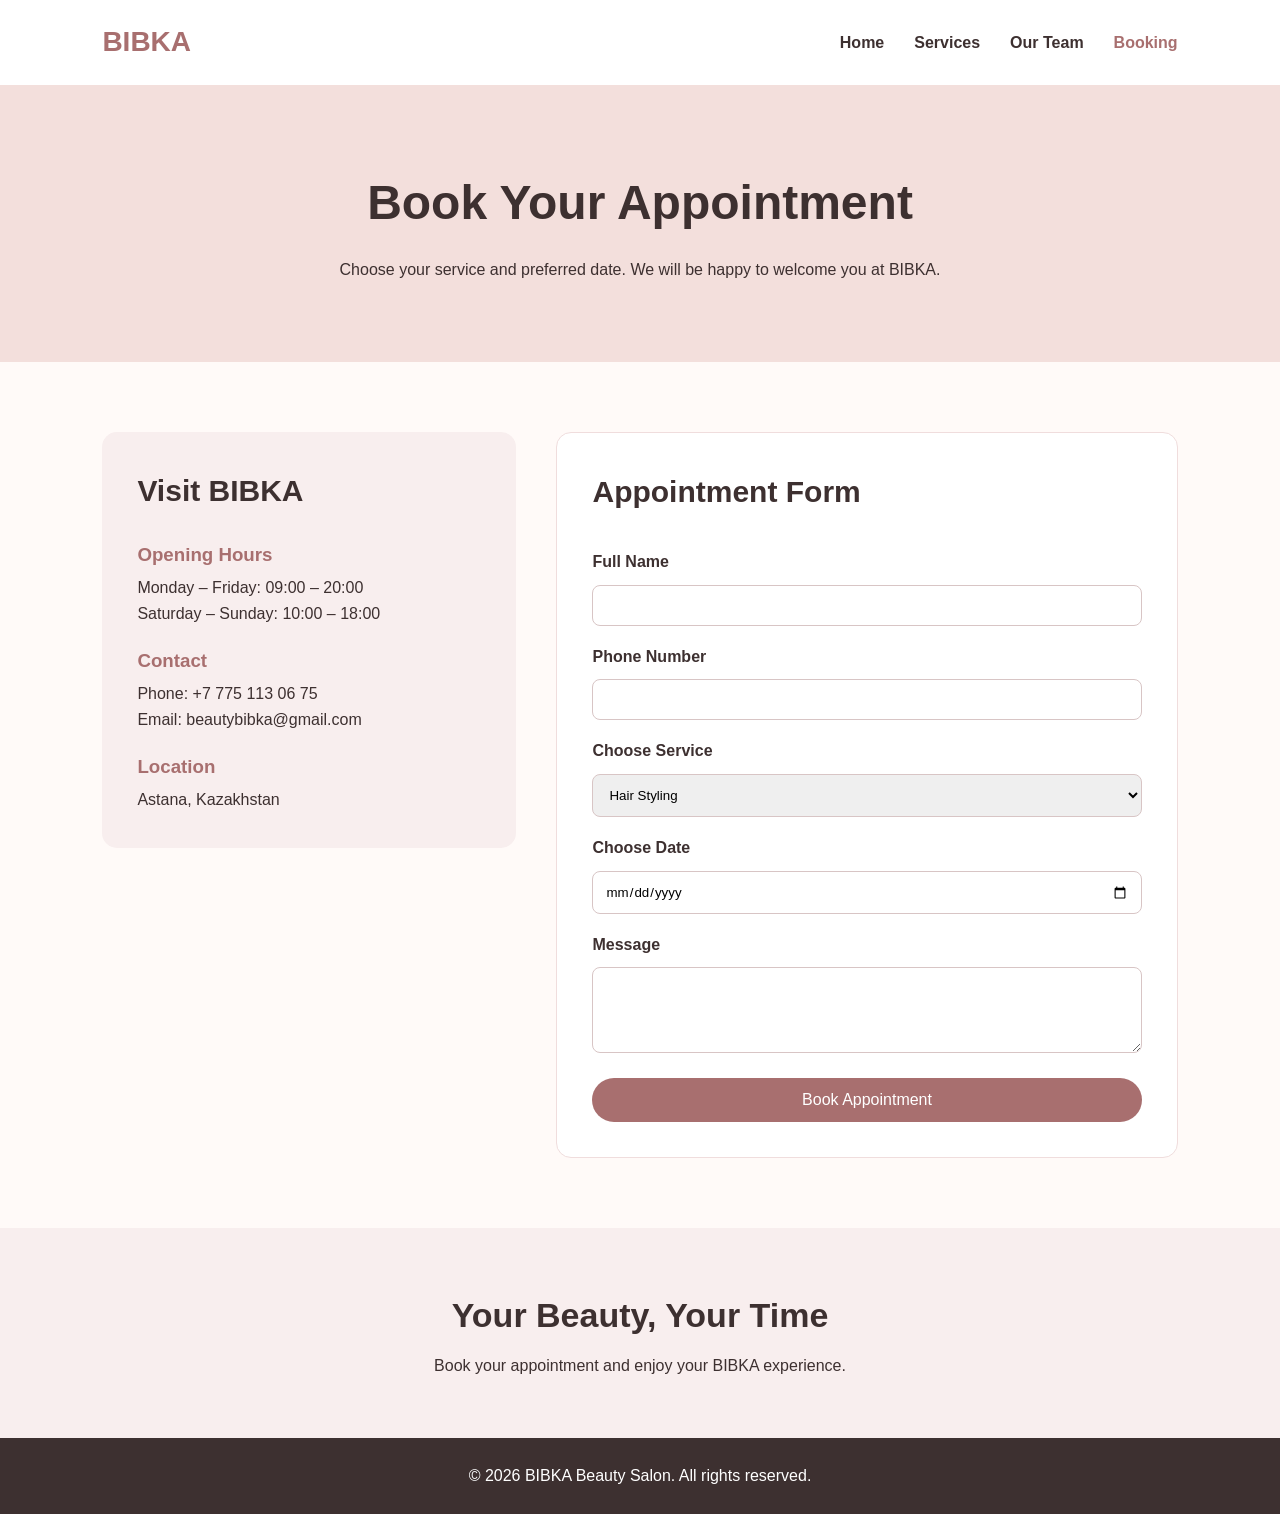
<file: booking.html>
<!DOCTYPE html>
<html lang="en">
<head>
    <meta charset="UTF-8">
    <meta name="viewport" content="width=device-width, initial-scale=1.0">
    <title>BIBKA Beauty Salon | Booking</title>

    <link rel="stylesheet" href="css/style.css">
    <link rel="stylesheet" href="css/responsive.css">
</head>

<body>

<header>
    <nav class="navbar">
        <a href="index.html" class="logo">BIBKA</a>

        <ul class="nav-links">
            <li><a href="index.html">Home</a></li>
            <li><a href="services.html">Services</a></li>
            <li><a href="team.html">Our Team</a></li>
            <li><a href="booking.html" class="active">Booking</a></li>
        </ul>
    </nav>
</header>

<main>

    <section class="booking-intro">
        <h1>Book Your Appointment</h1>
        <p>
            Choose your service and preferred date.
            We will be happy to welcome you at BIBKA.
        </p>
    </section>

    <section class="booking-section">

        <div class="booking-info">
            <h2>Visit BIBKA</h2>

            <h3>Opening Hours</h3>
            <p>Monday – Friday: 09:00 – 20:00</p>
            <p>Saturday – Sunday: 10:00 – 18:00</p>

            <h3>Contact</h3>
            <p>Phone: +7 775 113 06 75</p>
            <p>Email: beautybibka@gmail.com</p>

            <h3>Location</h3>
            <p>Astana, Kazakhstan</p>
        </div>

        <form class="booking-form">

            <h2>Appointment Form</h2>

            <label for="name">Full Name</label>
            <input type="text" id="name" name="name" required>

            <label for="phone">Phone Number</label>
            <input type="tel" id="phone" name="phone" required>

            <label for="service">Choose Service</label>
            <select id="service" name="service">
                <option>Hair Styling</option>
                <option>Nail Care</option>
                <option>Makeup</option>
                <option>Brows</option>
                <option>Lashes</option>
                <option>Skincare</option>
            </select>

            <label for="date">Choose Date</label>
            <input type="date" id="date" name="date">

            <label for="message">Message</label>
            <textarea id="message" name="message" rows="4"></textarea>

            <button type="submit" class="booking-btn">
                Book Appointment
            </button>

        </form>

    </section>

    <section class="booking-note">
        <h2>Your Beauty, Your Time</h2>
        <p>Book your appointment and enjoy your BIBKA experience.</p>
    </section>

</main>

<footer>
    <p>&copy; 2026 BIBKA Beauty Salon. All rights reserved.</p>
</footer>

</body>
</html>
</file>
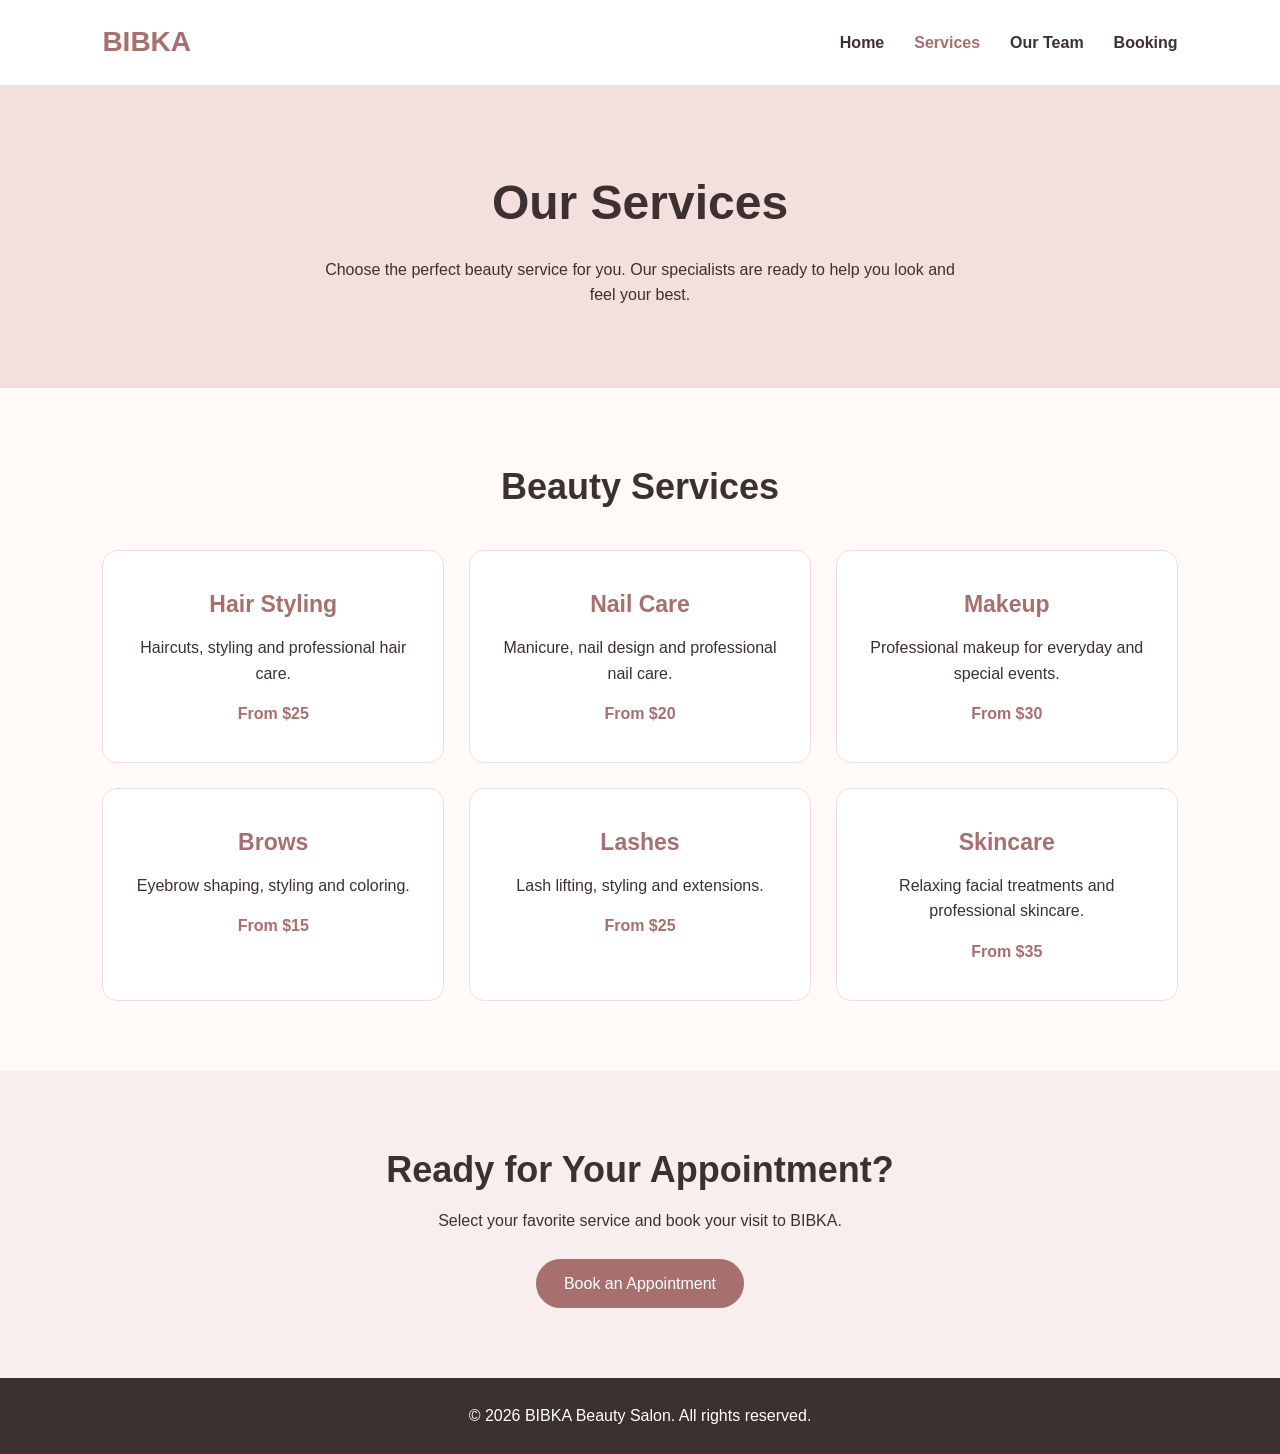
<file: services.html>
<!DOCTYPE html>
<html lang="en">
<head>
    <meta charset="UTF-8">
    <meta name="viewport" content="width=device-width, initial-scale=1.0">
    <title>BIBKA Beauty Salon | Services</title>

    <link rel="stylesheet" href="css/style.css">
    <link rel="stylesheet" href="css/responsive.css">
</head>

<body>

<header>
    <nav class="navbar">
        <a href="index.html" class="logo">BIBKA</a>

        <ul class="nav-links">
            <li><a href="index.html">Home</a></li>
            <li><a href="services.html" class="active">Services</a></li>
            <li><a href="team.html">Our Team</a></li>
            <li><a href="booking.html">Booking</a></li>
        </ul>
    </nav>
</header>

<main>

    <section class="services-intro">
        <h1>Our Services</h1>
        <p>
            Choose the perfect beauty service for you.
            Our specialists are ready to help you look and feel your best.
        </p>
    </section>

    <section class="services-section">
        <h2>Beauty Services</h2>

        <div class="services-grid">

            <article class="full-service-card">
                <h3>Hair Styling</h3>
                <p>Haircuts, styling and professional hair care.</p>
                <span>From $25</span>
            </article>

            <article class="full-service-card">
                <h3>Nail Care</h3>
                <p>Manicure, nail design and professional nail care.</p>
                <span>From $20</span>
            </article>

            <article class="full-service-card">
                <h3>Makeup</h3>
                <p>Professional makeup for everyday and special events.</p>
                <span>From $30</span>
            </article>

            <article class="full-service-card">
                <h3>Brows</h3>
                <p>Eyebrow shaping, styling and coloring.</p>
                <span>From $15</span>
            </article>

            <article class="full-service-card">
                <h3>Lashes</h3>
                <p>Lash lifting, styling and extensions.</p>
                <span>From $25</span>
            </article>

            <article class="full-service-card">
                <h3>Skincare</h3>
                <p>Relaxing facial treatments and professional skincare.</p>
                <span>From $35</span>
            </article>

        </div>
    </section>

    <section class="service-info">
        <h2>Ready for Your Appointment?</h2>
        <p>Select your favorite service and book your visit to BIBKA.</p>
        <a href="booking.html" class="btn">Book an Appointment</a>
    </section>

</main>

<footer>
    <p>&copy; 2026 BIBKA Beauty Salon. All rights reserved.</p>
</footer>

</body>
</html>
</file>
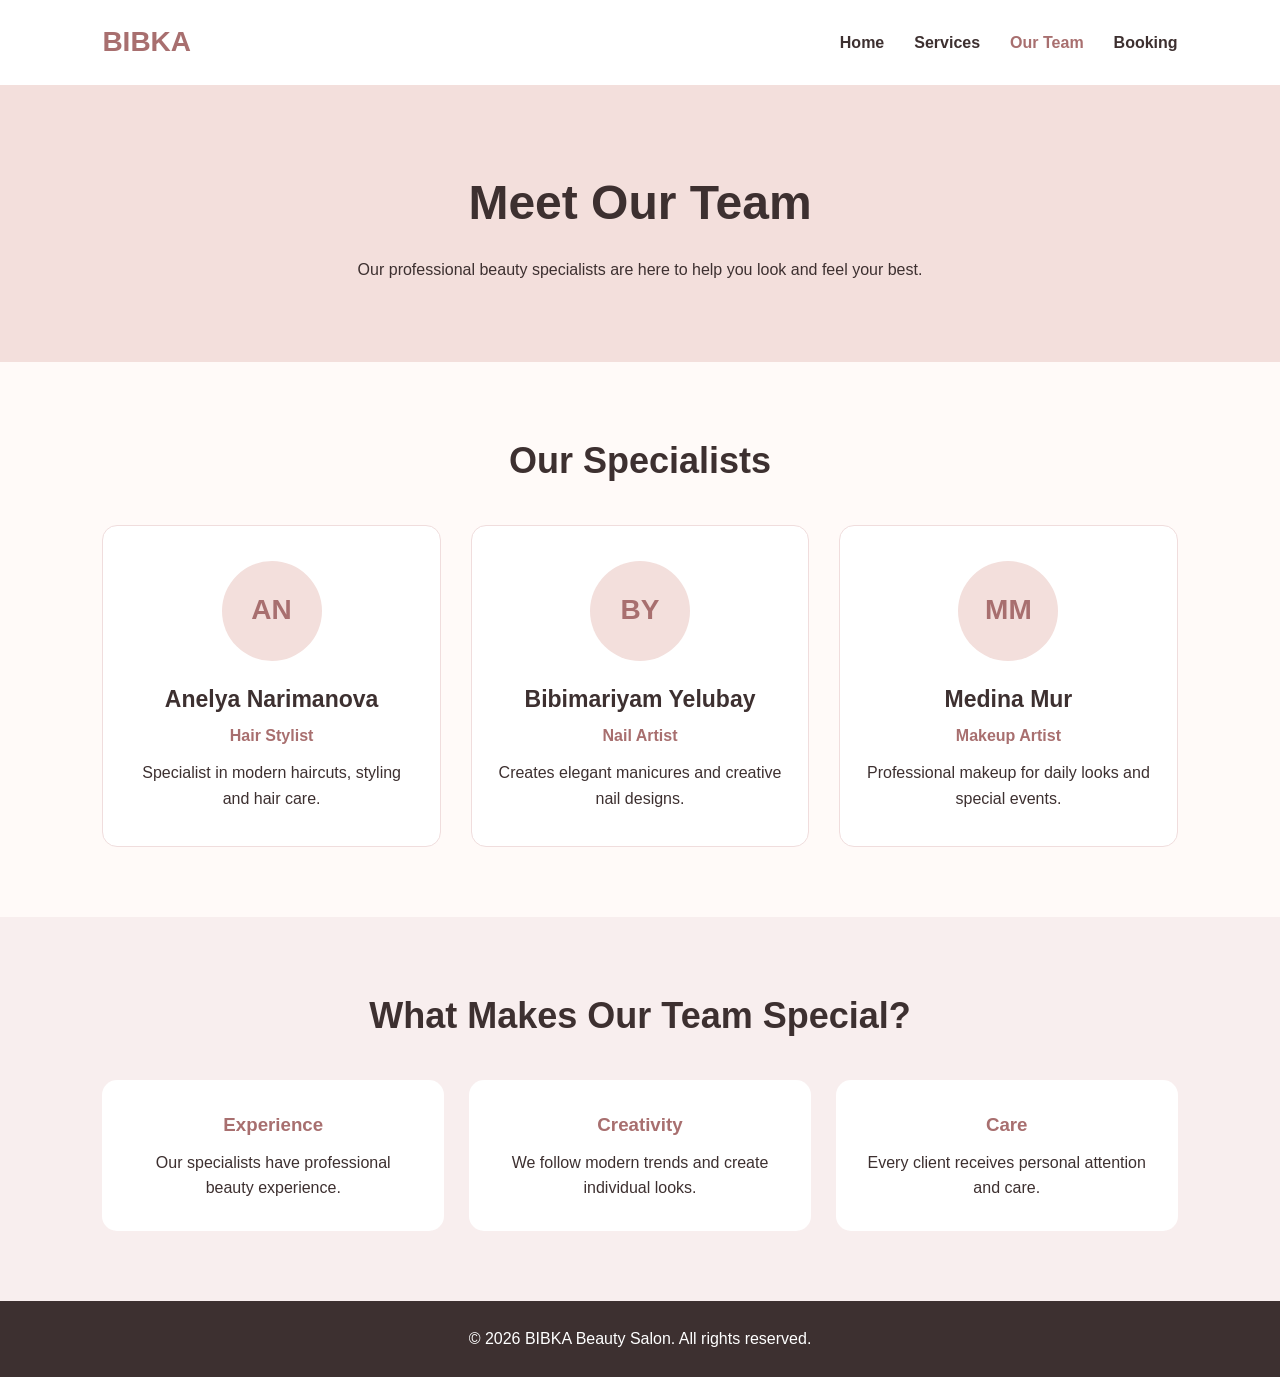
<file: team.html>
<!DOCTYPE html>
<html lang="en">
<head>
    <meta charset="UTF-8">
    <meta name="viewport" content="width=device-width, initial-scale=1.0">
    <title>BIBKA Beauty Salon | Our Team</title>

    <link rel="stylesheet" href="css/style.css">
    <link rel="stylesheet" href="css/responsive.css">
</head>

<body>

<header>
    <nav class="navbar">
        <a href="index.html" class="logo">BIBKA</a>

        <ul class="nav-links">
            <li><a href="index.html">Home</a></li>
            <li><a href="services.html">Services</a></li>
            <li><a href="team.html" class="active">Our Team</a></li>
            <li><a href="booking.html">Booking</a></li>
        </ul>
    </nav>
</header>

<main>

    <section class="team-intro">
        <h1>Meet Our Team</h1>
        <p>
            Our professional beauty specialists are here
            to help you look and feel your best.
        </p>
    </section>

    <section class="team-section">
        <h2>Our Specialists</h2>

        <div class="team-grid">

            <article class="team-card">
                <div class="team-photo">AN</div>
                <h3>Anelya Narimanova</h3>
                <p class="job">Hair Stylist</p>
                <p>Specialist in modern haircuts, styling and hair care.</p>
            </article>

            <article class="team-card">
                <div class="team-photo">BY</div>
                <h3>Bibimariyam Yelubay</h3>
                <p class="job">Nail Artist</p>
                <p>Creates elegant manicures and creative nail designs.</p>
            </article>

            <article class="team-card">
                <div class="team-photo">MM</div>
                <h3>Medina Mur</h3>
                <p class="job">Makeup Artist</p>
                <p>Professional makeup for daily looks and special events.</p>
            </article>

        </div>
    </section>

    <section class="team-values">
        <h2>What Makes Our Team Special?</h2>

        <div class="values-list">
            <article>
                <h3>Experience</h3>
                <p>Our specialists have professional beauty experience.</p>
            </article>

            <article>
                <h3>Creativity</h3>
                <p>We follow modern trends and create individual looks.</p>
            </article>

            <article>
                <h3>Care</h3>
                <p>Every client receives personal attention and care.</p>
            </article>
        </div>
    </section>

</main>

<footer>
    <p>&copy; 2026 BIBKA Beauty Salon. All rights reserved.</p>
</footer>

</body>
</html>
</file>
<file: css/style.css>
* {
    margin: 0;
    padding: 0;
    box-sizing: border-box;
}

body {
    font-family: Arial, sans-serif;
    background-color: #fffaf8;
    color: #3d3030;
    line-height: 1.6;
}

/* HEADER */

header {
    background-color: #ffffff;
    padding: 20px 8%;
}

.navbar {
    display: flex;
    justify-content: space-between;
    align-items: center;
    gap: 30px;
}

.logo {
    font-size: 28px;
    font-weight: bold;
    color: #a86f6f;
    text-decoration: none;
}

.nav-links {
    display: flex;
    align-items: center;
    gap: 30px;
    list-style: none;
}

.nav-links a {
    color: #3d3030;
    text-decoration: none;
    font-weight: bold;
}

.nav-links a:hover,
.nav-links a:focus {
    color: #a86f6f;
}

.nav-links .active {
    color: #a86f6f;
}

/* HERO */

.hero {
    min-height: 550px;
    display: flex;
    align-items: center;
    justify-content: center;
    text-align: center;
    padding: 60px 20px;
    background-color: #f3dfdc;
}

.hero-content {
    max-width: 700px;
}

.hero-small {
    color: #a86f6f;
    font-weight: bold;
    letter-spacing: 3px;
}

.hero h1 {
    font-size: 55px;
    margin: 10px 0 20px;
}

.hero-content > p {
    margin-bottom: 30px;
}

.btn {
    display: inline-block;
    padding: 12px 28px;
    background-color: #a86f6f;
    color: white;
    text-decoration: none;
    border-radius: 25px;
}

.btn:hover,
.btn:focus {
    background-color: #815252;
}

/* POPULAR SERVICES */

.popular-services {
    padding: 70px 8%;
    text-align: center;
}

.popular-services h2 {
    font-size: 36px;
    margin-bottom: 35px;
}

.service-cards {
    display: flex;
    justify-content: center;
    gap: 25px;
    flex-wrap: wrap;
}

.service-card {
    background-color: white;
    padding: 35px 25px;
    border-radius: 15px;
    flex: 1;
    min-width: 220px;
    max-width: 350px;
}

.service-card h3 {
    color: #a86f6f;
    margin-bottom: 10px;
}

/* WHY US */

.why-us {
    background-color: #f8eeee;
    padding: 70px 8%;
    text-align: center;
}

.why-us h2 {
    font-size: 36px;
    margin-bottom: 35px;
}

.benefits {
    display: grid;
    grid-template-columns: repeat(3, 1fr);
    gap: 25px;
}

.benefits div {
    background-color: white;
    padding: 30px;
    border-radius: 15px;
}

.benefits h3 {
    color: #a86f6f;
    margin-bottom: 10px;
}

/* FOOTER */

footer {
    background-color: #3d3030;
    color: white;
    text-align: center;
    padding: 25px;
}
/* SERVICES PAGE */

.services-intro {
    background-color: #f3dfdc;
    text-align: center;
    padding: 80px 20px;
}

.services-intro h1 {
    font-size: 48px;
    margin-bottom: 15px;
}

.services-intro p {
    max-width: 650px;
    margin: 0 auto;
}

.services-section {
    padding: 70px 8%;
    text-align: center;
}

.services-section h2 {
    font-size: 36px;
    margin-bottom: 35px;
}

.services-grid {
    display: grid;
    grid-template-columns: repeat(3, 1fr);
    gap: 25px;
}

.full-service-card {
    background-color: white;
    padding: 35px 25px;
    border-radius: 15px;
    border: 1px solid #f0dddd;
}

.full-service-card:hover {
    transform: translateY(-5px);
}

.full-service-card h3 {
    color: #a86f6f;
    font-size: 23px;
    margin-bottom: 12px;
}

.full-service-card p {
    margin-bottom: 15px;
}

.full-service-card span {
    color: #a86f6f;
    font-weight: bold;
}

.service-info {
    background-color: #f8eeee;
    text-align: center;
    padding: 70px 20px;
}

.service-info h2 {
    font-size: 36px;
    margin-bottom: 10px;
}

.service-info p {
    margin-bottom: 25px;
}
/* TEAM PAGE */

.team-intro {
    background-color: #f3dfdc;
    text-align: center;
    padding: 80px 20px;
}

.team-intro h1 {
    font-size: 48px;
    margin-bottom: 15px;
}

.team-intro p {
    max-width: 650px;
    margin: 0 auto;
}

.team-section {
    padding: 70px 8%;
    text-align: center;
}

.team-section h2 {
    font-size: 36px;
    margin-bottom: 35px;
}

.team-grid {
    display: grid;
    grid-template-columns: repeat(3, 1fr);
    gap: 30px;
}

.team-card {
    background-color: white;
    padding: 35px 25px;
    border-radius: 15px;
    border: 1px solid #f0dddd;
}

.team-photo {
    width: 100px;
    height: 100px;
    margin: 0 auto 20px;
    border-radius: 50%;
    background-color: #f3dfdc;

    display: flex;
    justify-content: center;
    align-items: center;

    font-size: 28px;
    font-weight: bold;
    color: #a86f6f;
}

.team-card h3 {
    font-size: 23px;
    margin-bottom: 5px;
}

.job {
    color: #a86f6f;
    font-weight: bold;
    margin-bottom: 12px;
}

/* TEAM VALUES */

.team-values {
    background-color: #f8eeee;
    padding: 70px 8%;
    text-align: center;
}

.team-values h2 {
    font-size: 36px;
    margin-bottom: 35px;
}

.values-list {
    display: flex;
    justify-content: center;
    gap: 25px;
    flex-wrap: wrap;
}

.values-list article {
    background-color: white;
    padding: 30px;
    border-radius: 15px;
    flex: 1;
    min-width: 220px;
}

.values-list h3 {
    color: #a86f6f;
    margin-bottom: 10px;
}
/* BOOKING PAGE */

.booking-intro {
    background-color: #f3dfdc;
    text-align: center;
    padding: 80px 20px;
}

.booking-intro h1 {
    font-size: 48px;
    margin-bottom: 15px;
}

.booking-intro p {
    max-width: 650px;
    margin: 0 auto;
}

.booking-section {
    padding: 70px 8%;
    display: grid;
    grid-template-columns: 1fr 1.5fr;
    gap: 40px;
    align-items: start;
}

.booking-info {
    background-color: #f8eeee;
    padding: 35px;
    border-radius: 15px;
}

.booking-info h2 {
    font-size: 30px;
    margin-bottom: 25px;
}

.booking-info h3 {
    color: #a86f6f;
    margin-top: 20px;
    margin-bottom: 5px;
}

/* FORM */

.booking-form {
    background-color: white;
    padding: 35px;
    border-radius: 15px;
    border: 1px solid #f0dddd;

    display: flex;
    flex-direction: column;
    gap: 10px;
}

.booking-form h2 {
    font-size: 30px;
    margin-bottom: 15px;
}

.booking-form label {
    font-weight: bold;
    margin-top: 8px;
}

.booking-form input,
.booking-form select,
.booking-form textarea {
    width: 100%;
    padding: 12px;
    border: 1px solid #d8c5c5;
    border-radius: 8px;
    font-family: Arial, sans-serif;
}

.booking-form input:focus,
.booking-form select:focus,
.booking-form textarea:focus {
    outline: 2px solid #a86f6f;
}

.booking-btn {
    margin-top: 15px;
    padding: 13px 25px;
    background-color: #a86f6f;
    color: white;
    border: none;
    border-radius: 25px;
    cursor: pointer;
    font-size: 16px;
}

.booking-btn:hover,
.booking-btn:focus {
    background-color: #815252;
}

.booking-note {
    background-color: #f8eeee;
    text-align: center;
    padding: 60px 20px;
}

.booking-note h2 {
    font-size: 34px;
    margin-bottom: 10px;
}
.hero {
    gap: 40px;
}

.hero-image {
    width: 280px;
    height: 380px;
    object-fit: cover;
    border-radius: 20px;
}
</file>
<file: css/responsive.css>
/* TABLET */

@media (max-width: 768px) {

    .navbar {
        flex-direction: column;
    }

    .nav-links {
        flex-wrap: wrap;
        justify-content: center;
        gap: 15px;
    }

    .hero {
        min-height: 450px;
    }

    .hero h1 {
        font-size: 40px;
    }

    .benefits {
        grid-template-columns: repeat(2, 1fr);
    }
}


/* PHONE */

@media (max-width: 480px) {

    header {
        padding: 15px 5%;
    }

    .nav-links {
        flex-direction: column;
        gap: 10px;
    }

    .hero {
        min-height: 400px;
        padding: 40px 20px;
    }

    .hero h1 {
        font-size: 32px;
    }

    .popular-services,
    .why-us {
        padding: 50px 5%;
    }

    .service-cards {
        flex-direction: column;
        align-items: center;
    }

    .benefits {
        grid-template-columns: 1fr;
    }

    .popular-services h2,
    .why-us h2 {
        font-size: 28px;
    }
}
/* SERVICES RESPONSIVE */

@media (max-width: 768px) {

    .services-grid {
        grid-template-columns: repeat(2, 1fr);
    }

    .services-intro h1 {
        font-size: 40px;
    }
}

@media (max-width: 480px) {

    .services-grid {
        grid-template-columns: 1fr;
    }

    .services-intro {
        padding: 50px 20px;
    }

    .services-intro h1 {
        font-size: 32px;
    }

    .services-section {
        padding: 50px 5%;
    }

    .service-info h2 {
        font-size: 28px;
    }
}
/* TEAM RESPONSIVE */

@media (max-width: 768px) {

    .team-grid {
        grid-template-columns: repeat(2, 1fr);
    }

    .team-intro h1 {
        font-size: 40px;
    }
}

@media (max-width: 480px) {

    .team-grid {
        grid-template-columns: 1fr;
    }

    .team-intro {
        padding: 50px 20px;
    }

    .team-intro h1 {
        font-size: 32px;
    }

    .team-section,
    .team-values {
        padding: 50px 5%;
    }

    .values-list {
        flex-direction: column;
    }

    .team-values h2 {
        font-size: 28px;
    }
}
/* BOOKING RESPONSIVE */

@media (max-width: 768px) {

    .booking-section {
        grid-template-columns: 1fr;
    }

    .booking-intro h1 {
        font-size: 40px;
    }
}

@media (max-width: 480px) {

    .booking-intro {
        padding: 50px 20px;
    }

    .booking-intro h1 {
        font-size: 32px;
    }

    .booking-section {
        padding: 50px 5%;
        gap: 25px;
    }

    .booking-info,
    .booking-form {
        padding: 25px;
    }

    .booking-note h2 {
        font-size: 28px;
    }
}
</file>
